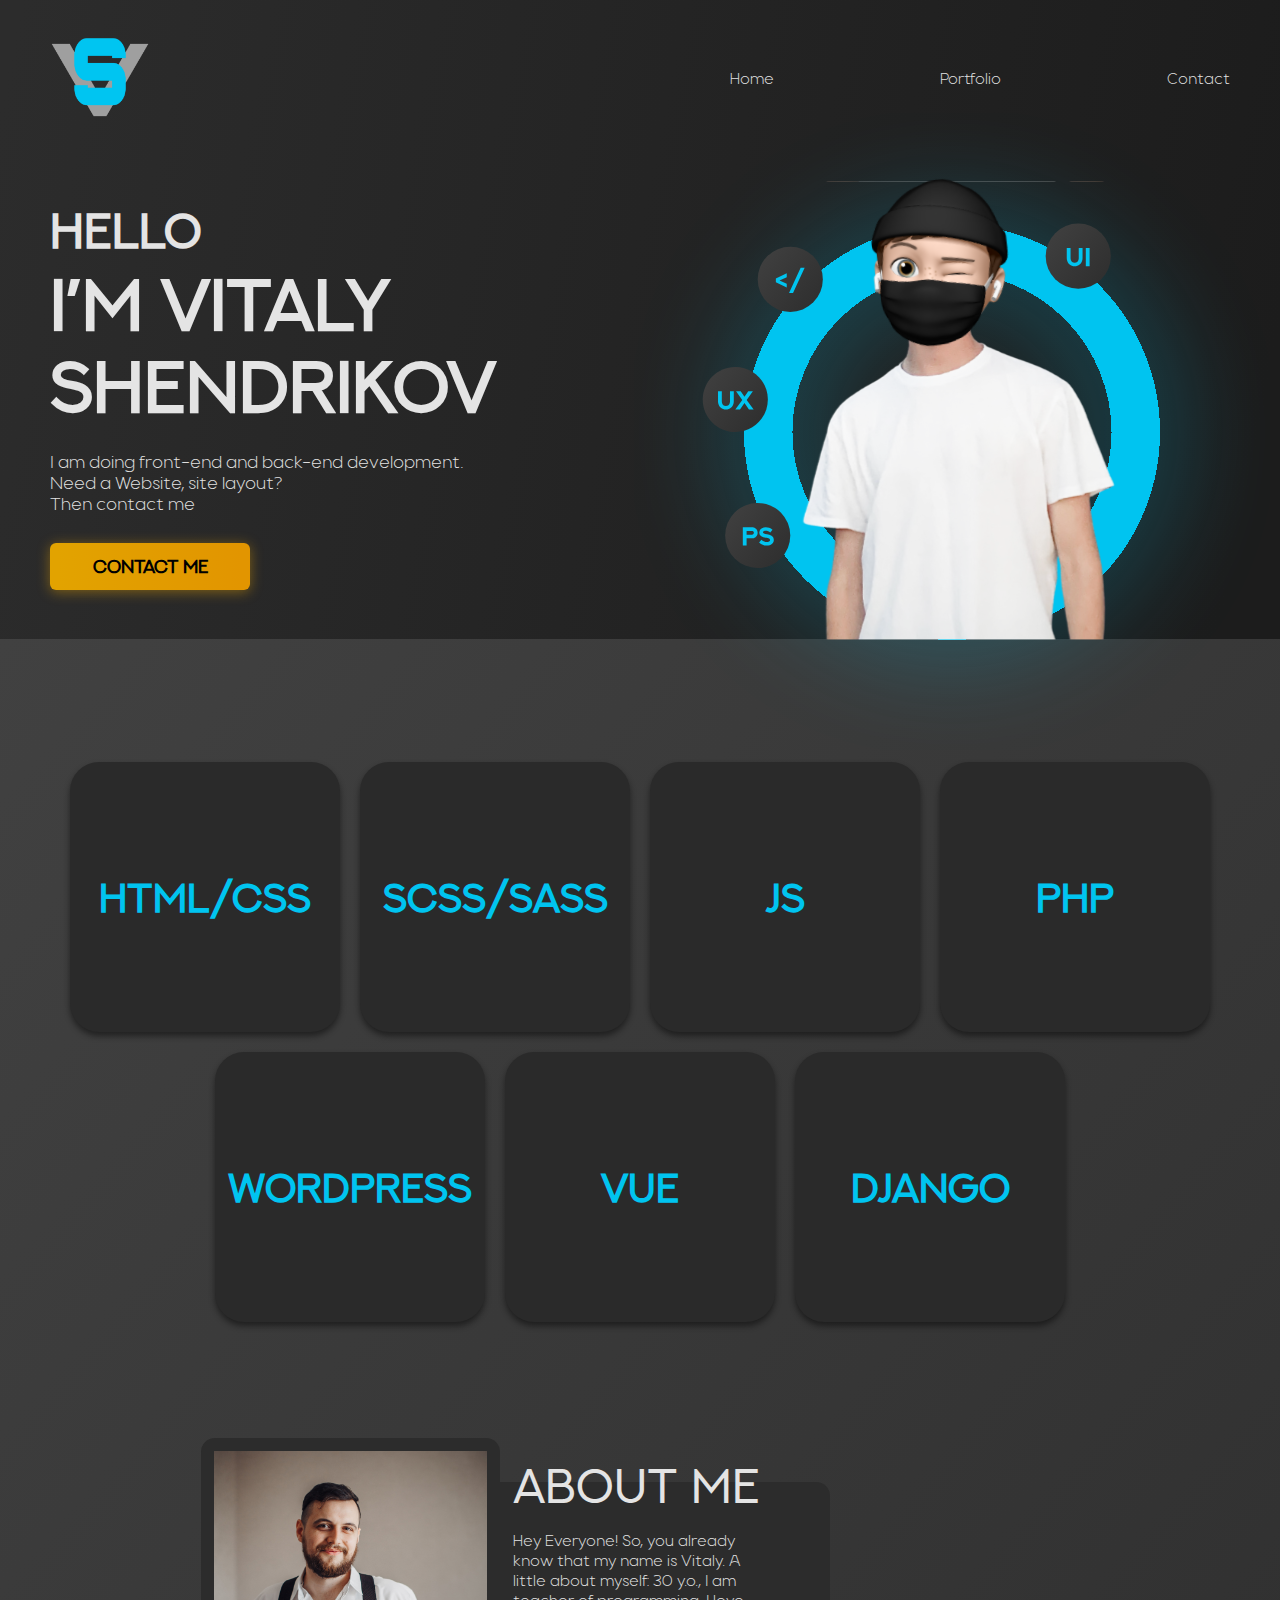
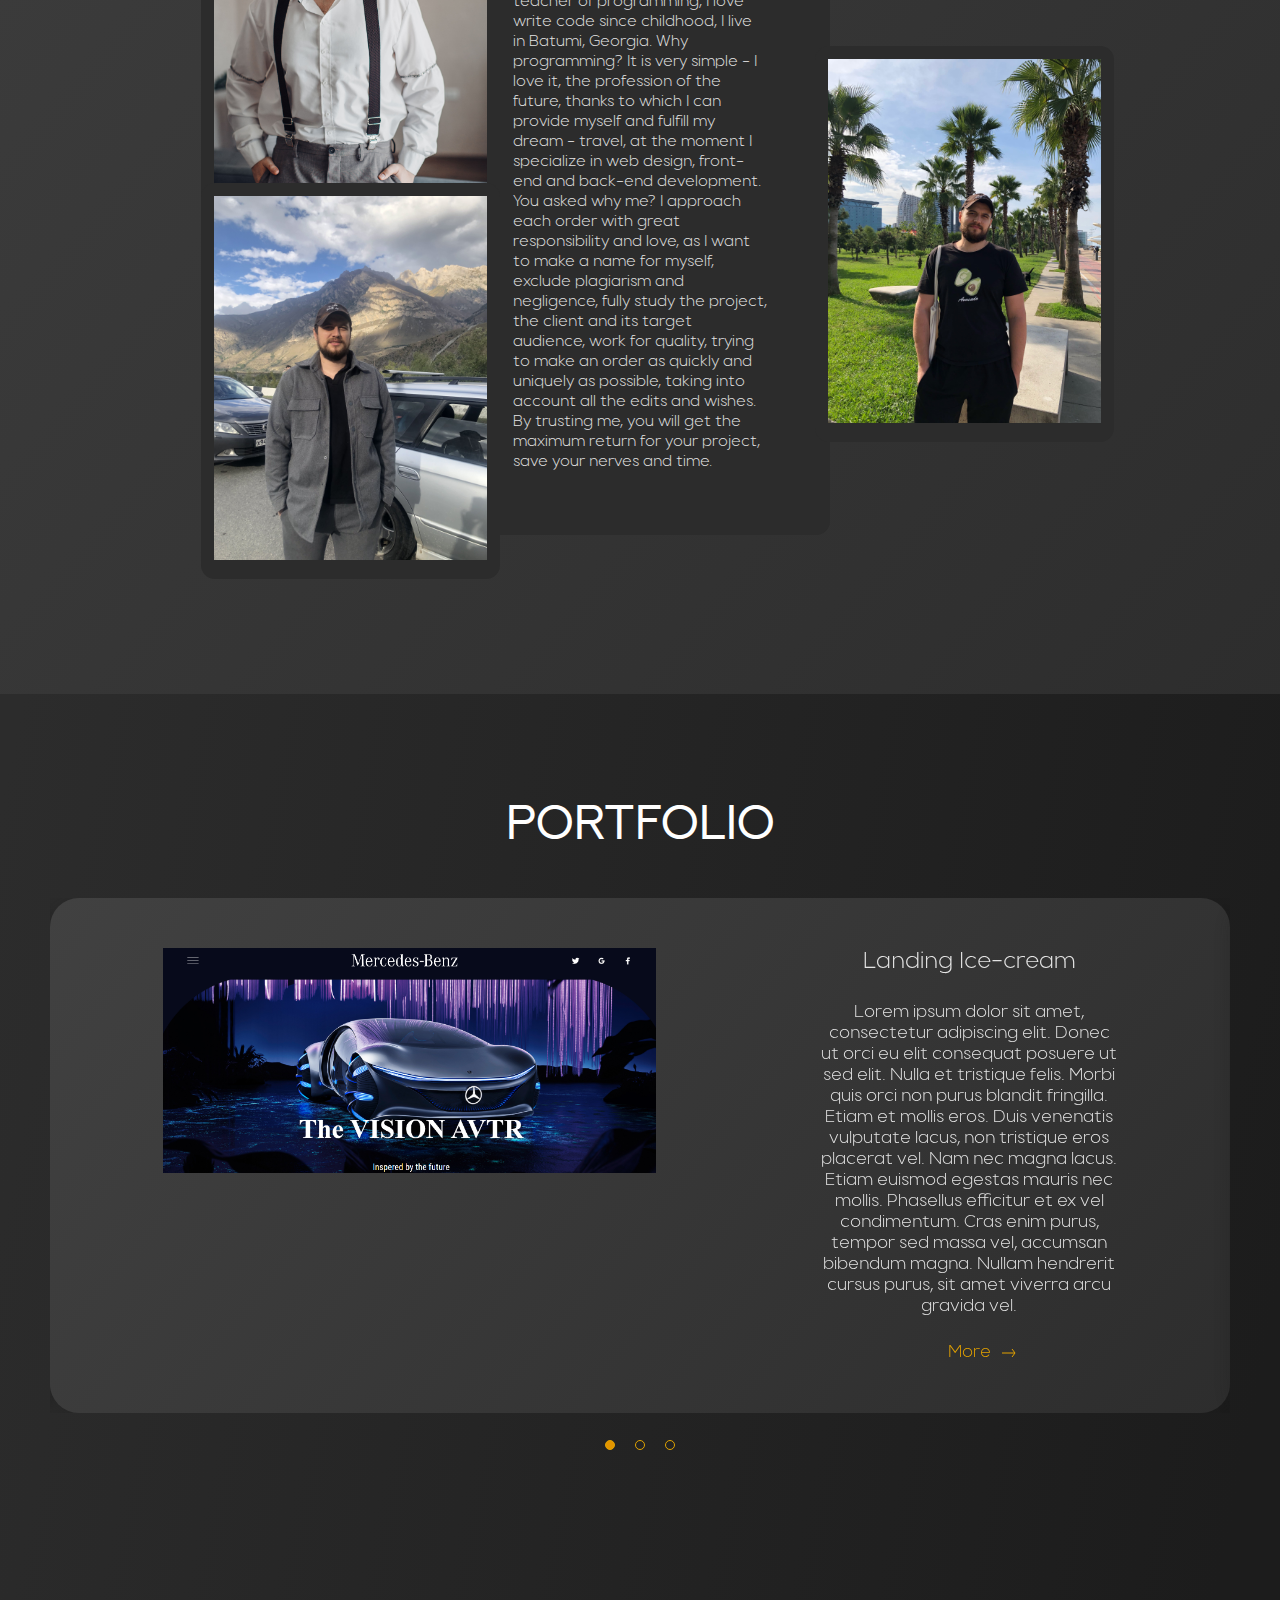
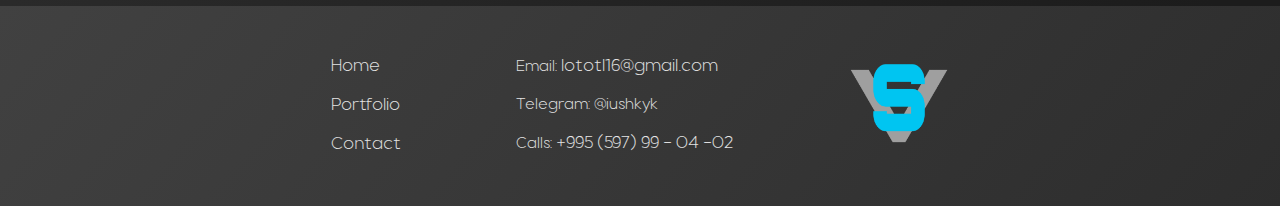
<file: index.html>
<!DOCTYPE html>
<html lang="en">
<head>
    <meta charset="UTF-8">
    <meta http-equiv="X-UA-Compatible" content="IE=edge">
    <meta name="viewport" content="width=device-width, initial-scale=1.0">
    <link rel="stylesheet" href="css/slick.css">
    <link rel="stylesheet" href="css/style.min.css">
    <title>Main Page</title>
</head>
<body>

    <section class="promo">
        <div class="container">

            <header class="header">

                    
                    <div class="logo">
                        <img src="./icons/promo/logo.png" alt="logo icon" class="logo__img">
                        <!-- <div class="logo__name">Shen</div> -->
                    </div>

                    <!-- <nav class="nav"> -->
                        <ul class="header__links">
                            <li class="header__links-item disable">
                               <a href="./index.html">Home</a> 
                            </li>
                            <!-- <li class="header__links-item">
                               <a href="">About me</a> 
                            </li> -->
                            <li class="header__links-item">
                               <a href="./portfolio.html">Portfolio</a> 
                            </li>
                            <li class="header__links-item">
                               <a href="./contact.html">Contact</a> 
                            </li>
                        </ul>
                    <!-- </nav> -->

                    <div class="hamburger">
                        <span></span>
                        <span></span>
                        <span></span>
                    </div>
                

                
            </header>

            <div class="promo__wrapper">

                <div class="promo__text">
                    <h1 class="promo__header"><span>Hello</span>  <br> I’m Vitaly
                        Shendrikov</h1>
                    <div class="promo__descr">
                        I am doing front-end and back-end development. Need a Website, site layout? <br> Then contact me
                    </div>

                    <a href="./contact.html" class="promo__link">Contact me</a>
                </div>

                <div class="promo__img">

                    <img src="images/Gleb.svg" alt="main photo">
                </div>
                

            </div>

        </div>
    </section>

    <section class="main">
        <div class="container">

            <div class="main__skills">

                <div class="main__skills-item">
                    <div class="main__skills-text">HTML/CSS</div>
                    <!-- <img src="icons/skills/product.svg" alt="product icon" class="main__skills-icon"> -->
                    <!-- <div class="main__skills-descr">Product Design</div> -->
                </div>

                <div class="main__skills-item">
                    <div class="main__skills-text">SCSS/SASS</div>
                    <!-- <img src="icons/skills/UI.svg" alt="ui icons" class="main__skills-icon"> -->
                    <!-- <div class="main__skills-descr">UX/UI Design</div> -->
                </div>

                <div class="main__skills-item">
                    <div class="main__skills-text">JS</div>
                    <!-- <img src="icons/skills/icon.svg" alt="icon" class="main__skills-icon"> -->
                    <!-- <div class="main__skills-descr">Icon Design</div> -->
                </div>

                <div class="main__skills-item">
                    <div class="main__skills-text">PHP</div>
                    <!-- <img src="icons/skills/logo.svg" alt="icon logo" class="main__skills-icon"> -->
                    <!-- <div class="main__skills-descr">Logo Design</div> -->
                </div>

                <div class="main__skills-item">
                    <div class="main__skills-text">WordPress</div>
                    <!-- <img src="icons/skills/backend.svg" alt="Backend icon" class="main__skills-icon"> -->
                    <!-- <div class="main__skills-descr">Backend</div> -->
                </div>

                <div class="main__skills-item">
                    <div class="main__skills-text">VUE</div>
                    <!-- <img src="icons/skills/frontend.svg" alt="Frontend icon" class="main__skills-icon"> -->
                    <!-- <div class="main__skills-descr">Frontend</div> -->
                </div>

                <div class="main__skills-item">
                    <div class="main__skills-text">Django</div>
                    <!-- <img src="icons/skills/motion.svg" alt="Motion icon" class="main__skills-icon"> -->
                    <!-- <div class="main__skills-descr">Motion</div> -->
                </div>

            </div>

            <div class="main__about">
            
            <div class="main__text">

                    <div class="main__img main__img-1">
                        <img src="icons/about/1.jpeg" alt="main photo">
                    </div>

                    <div class="main__text-header">About me</div>
                    <div class="main__text-descr">Hey Everyone! So, you already know that my name is Vitaly. A little about myself: 30 y.o., I am teacher of programming, I love write code since childhood, I live in Batumi, Georgia. Why programming? It is very simple - I love it, the profession of the future, thanks to which I can provide myself and fulfill my dream - travel, at the moment I specialize in web design, front-end and back-end development. You asked why me? I approach each order with great responsibility and love, as I want to make a name for myself, exclude plagiarism and negligence, fully study the project, the client and its target audience, work for quality, trying to make an order as quickly and uniquely as possible, taking into account all the edits and wishes.
                        By trusting me, you will get the maximum return for your project, save your nerves and time.
                    </div>
                        <div class="main__img main__img-2">
                            <img src="icons/about/2.jpg" alt="second my photo">
                        </div>
        
                        <div class="main__img main__img-3">
                            <img src="icons/about/3.jpg" alt="suumer photo">
                        </div>
                </div>

            </div>

        </div>
    </section>

    <section class="sites">
        <div class="container">

            <div class="sites__header">Portfolio</div>

            <div class="sites__wrapper">

                <div class="sites__item">
                    <div class="sites__inner">
                    <a href="./car/index.html" class="sites__photo">
                        <img src="images/car.png" alt="car website">
                    </a>
                    <div class="sites__text">
                        <div class="sites__title">Landing Ice-cream</div>
                        <div class="sites__descr">Lorem ipsum dolor sit amet, consectetur adipiscing elit. Donec ut orci eu elit consequat posuere ut sed elit. Nulla et tristique felis. Morbi quis orci non purus blandit fringilla. Etiam et mollis eros. Duis venenatis vulputate lacus, non tristique eros placerat vel. Nam nec magna lacus. Etiam euismod egestas mauris nec mollis. Phasellus efficitur et ex vel condimentum. Cras enim purus, tempor sed massa vel, accumsan bibendum magna. Nullam hendrerit cursus purus, sit amet viverra arcu gravida vel.</div>
                        <a href="./car/index.html" class="sites__link">More</a>
                    </div>
                </div>
                </div>

                <div class="sites__item">
                    <div class="sites__inner">
                    <a href="./afinika/index.html" class="sites__photo">
                        <img src="images/afinika.png" alt="afinika website">
                    </a>
                    <div class="sites__text">
                        <div class="sites__title">Landing Ice-cream</div>
                        <div class="sites__descr">Lorem ipsum dolor sit amet, consectetur adipiscing elit. Donec ut orci eu elit consequat posuere ut sed elit. Nulla et tristique felis. Morbi quis orci non purus blandit fringilla. Etiam et mollis eros. Duis venenatis vulputate lacus, non tristique eros placerat vel. Nam nec magna lacus. Etiam euismod egestas mauris nec mollis. Phasellus efficitur et ex vel condimentum. Cras enim purus, tempor sed massa vel, accumsan bibendum magna. Nullam hendrerit cursus purus, sit amet viverra arcu gravida vel.</div>
                        <a href="./afinika/index.html" class="sites__link">More</a>
                    </div>
                </div>
                </div>

                <div class="sites__item">
                    <div class="sites__inner">
                    <a href="./diploms/index.html" class="sites__photo">
                        <img src="images/diplom.png" alt="diploms websites">
                    </a>
                    <div class="sites__text">
                        <div class="sites__title">Landing Ice-cream</div>
                        <div class="sites__descr">Lorem ipsum dolor sit amet, consectetur adipiscing elit. Donec ut orci eu elit consequat posuere ut sed elit. Nulla et tristique felis. Morbi quis orci non purus blandit fringilla. Etiam et mollis eros. Duis venenatis vulputate lacus, non tristique eros placerat vel. Nam nec magna lacus. Etiam euismod egestas mauris nec mollis. Phasellus efficitur et ex vel condimentum. Cras enim purus, tempor sed massa vel, accumsan bibendum magna. Nullam hendrerit cursus purus, sit amet viverra arcu gravida vel.</div>
                        <a href="./diploms/index.html" class="sites__link">More</a>
                    </div>
                </div>
                </div>

            </div>

        </div>
    </section>

    <footer class="footer">
        <div class="container">

            <div class="footer__wrapper">
                <ul class="footer__list footer__list--row">
                    <li class="footer__item disable"><a href="./index.html">Home</a></li>
                    <!-- <li class="footer__item"><a href="#">About me</a></li> -->
                    <li class="footer__item"><a href="./portfolio.html">Portfolio</a></li>
                    <li class="footer__item"><a href="./contact.html">Contact</a></li>
                </ul>
                <ul class="footer__contact">
                    <!-- <li class="footer__item">Contact:</li> -->
                    <li class="footer__item">Email: <a href="mailto:lototl16@gmail.com">lototl16@gmail.com</a></li>
                    <li class="footer__item">Telegram: @iushkyk</li>
                    <li class="footer__item">Calls: <a href="tel:+995597990402">+995 (597) 99 - 04 -02</a></li>
                </ul>

                <div class="footer__logo">
                    <div class="logo">
                        <img src="./icons/promo/logo.png" alt="logo icon" class="logo__img">
                        <!-- <div class="logo__name">Shen</div> -->
                    </div>
                    <!-- <div class="footer__copy">Copyright © 2022, Notitanic</div> -->
                </div>
            </div>

        </div>
    </footer>


    <script src="https://ajax.googleapis.com/ajax/libs/jquery/3.6.0/jquery.min.js"></script>    
    <script src="js/slick.min.js"></script>
    <script src="js/script.js"></script>

</body>
</html>
</file>
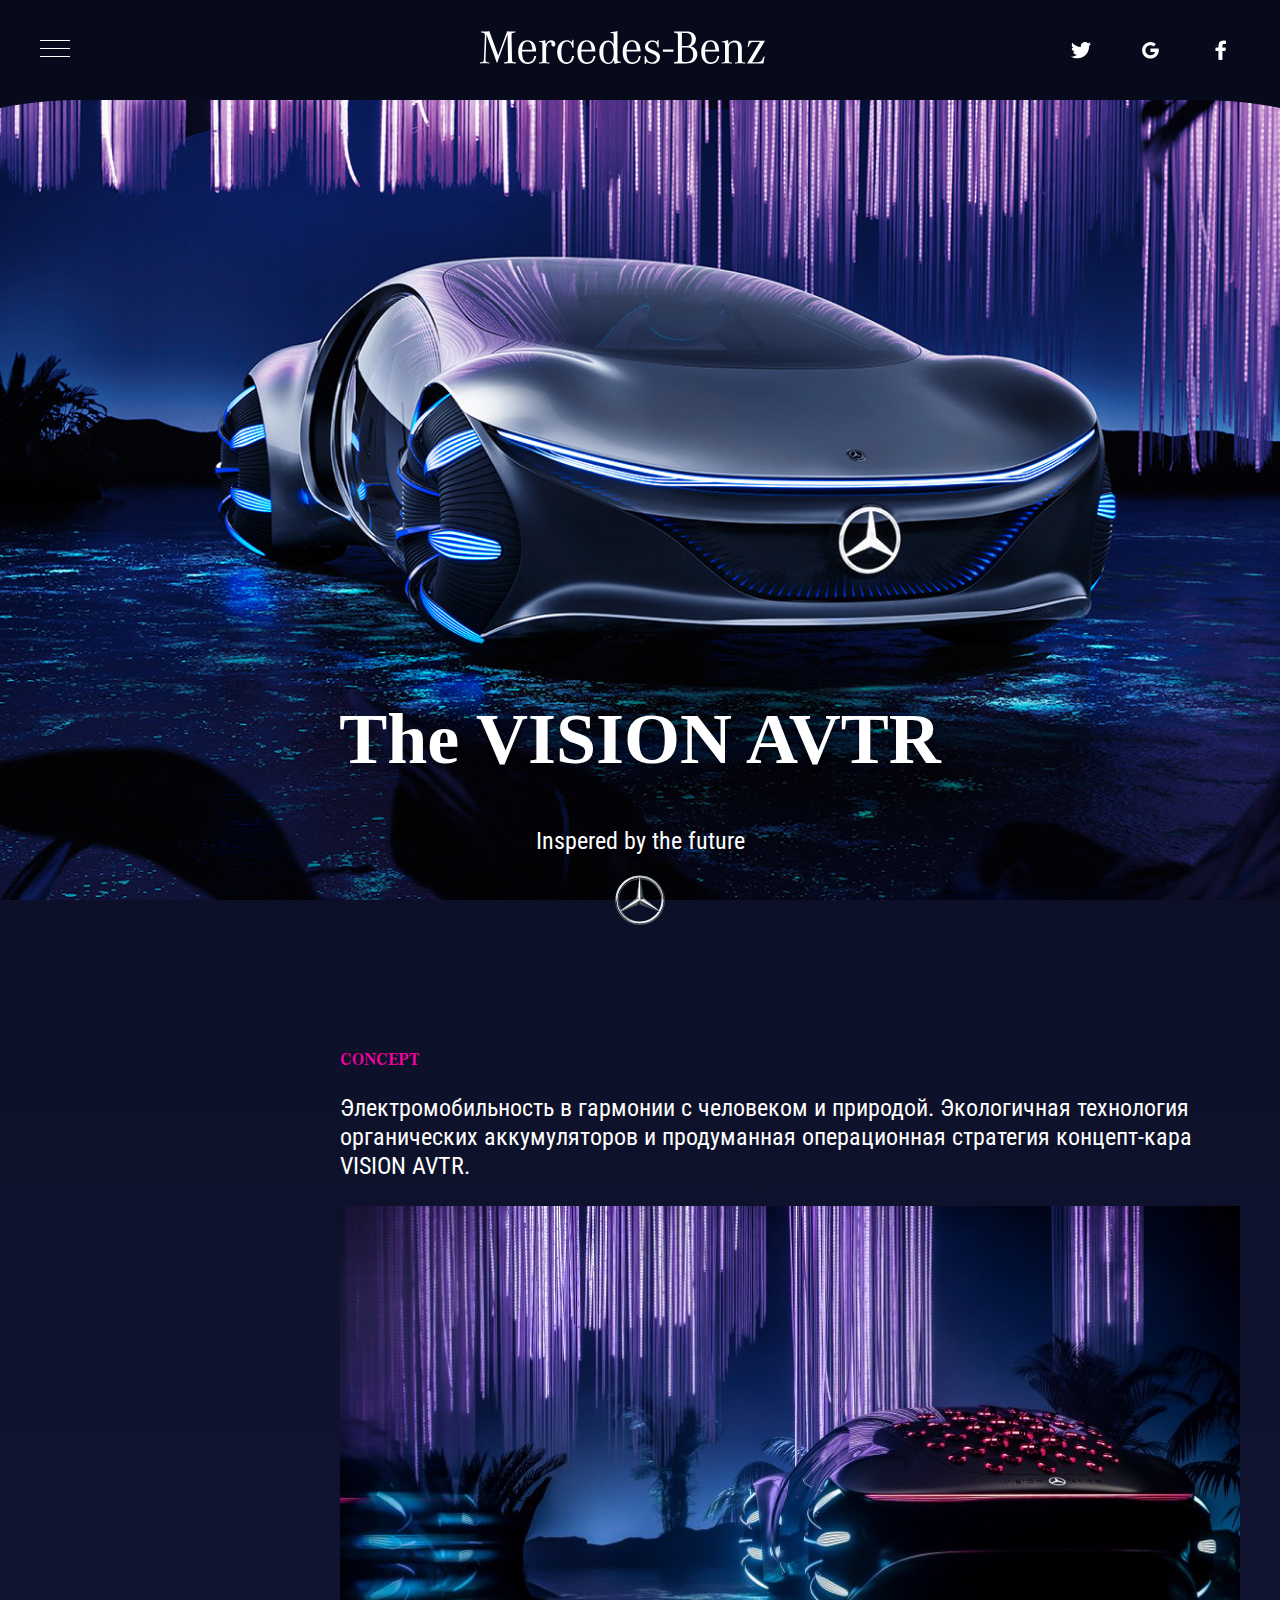
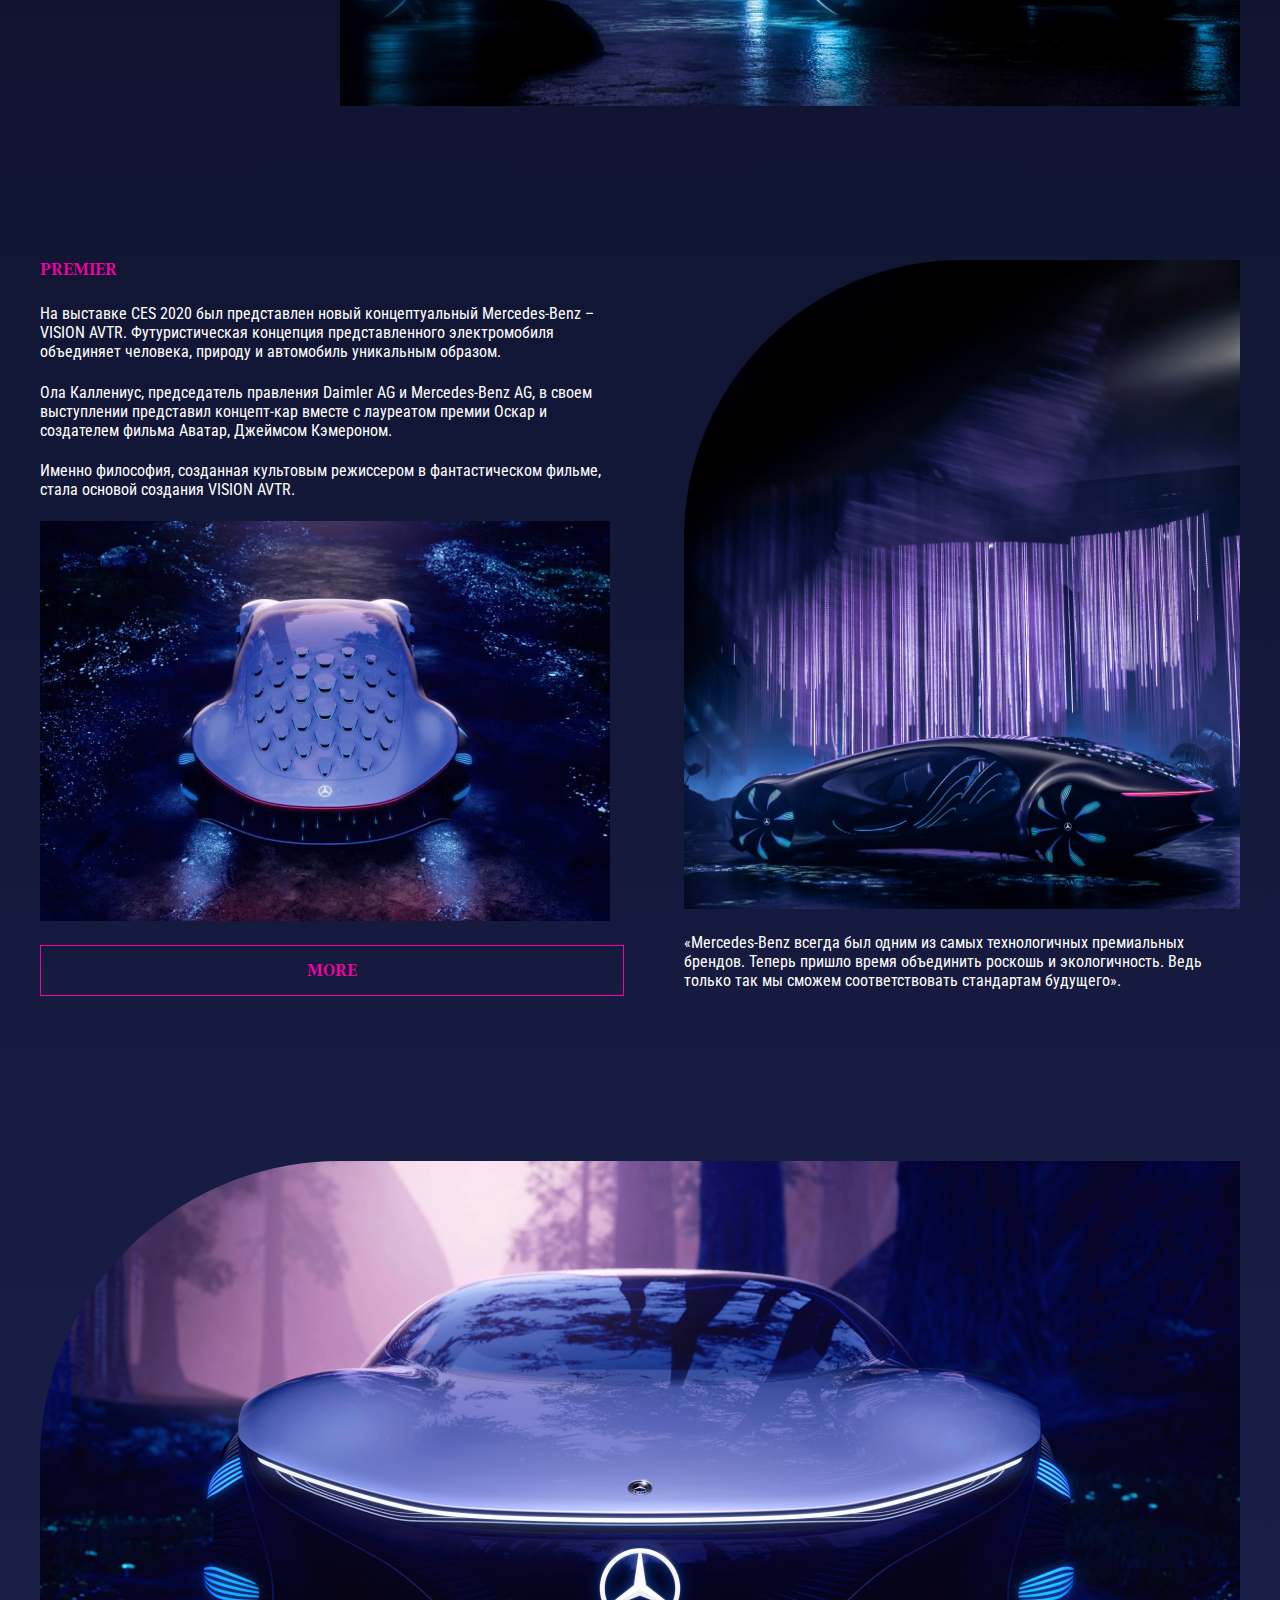
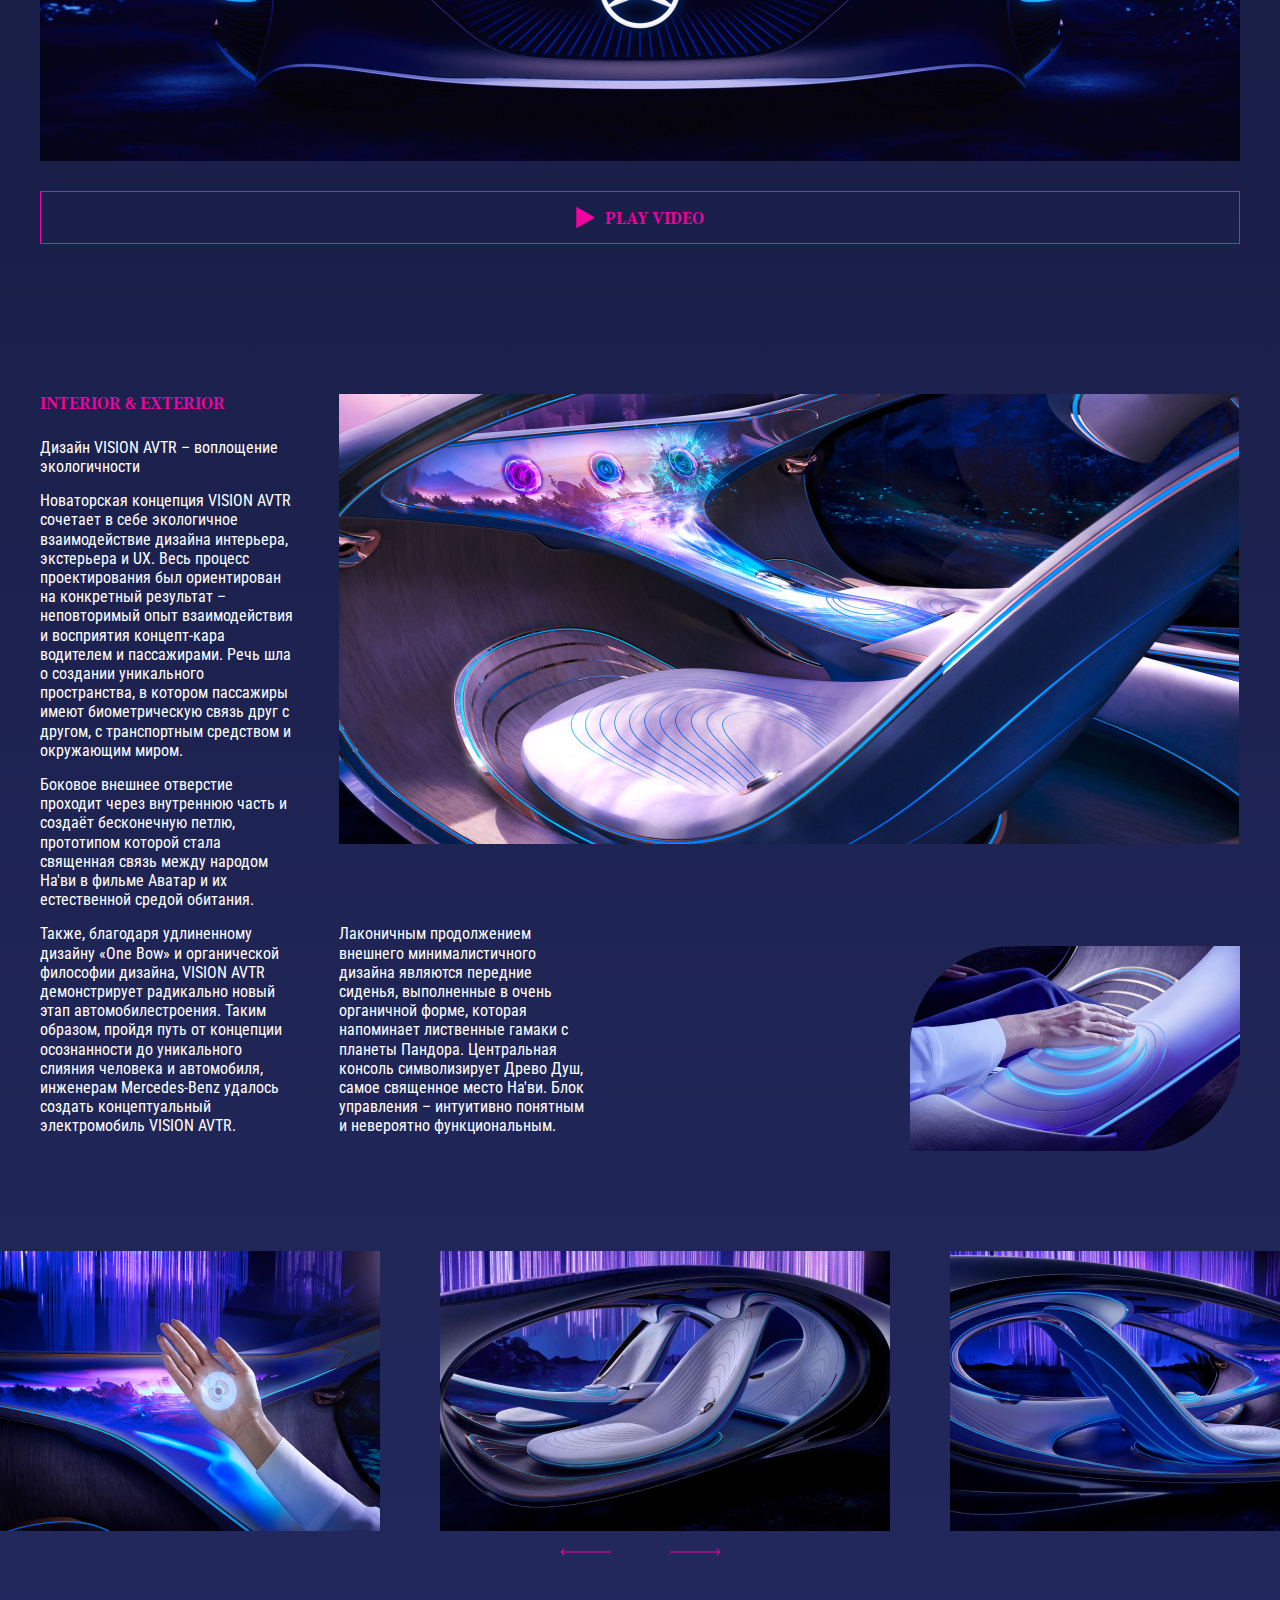
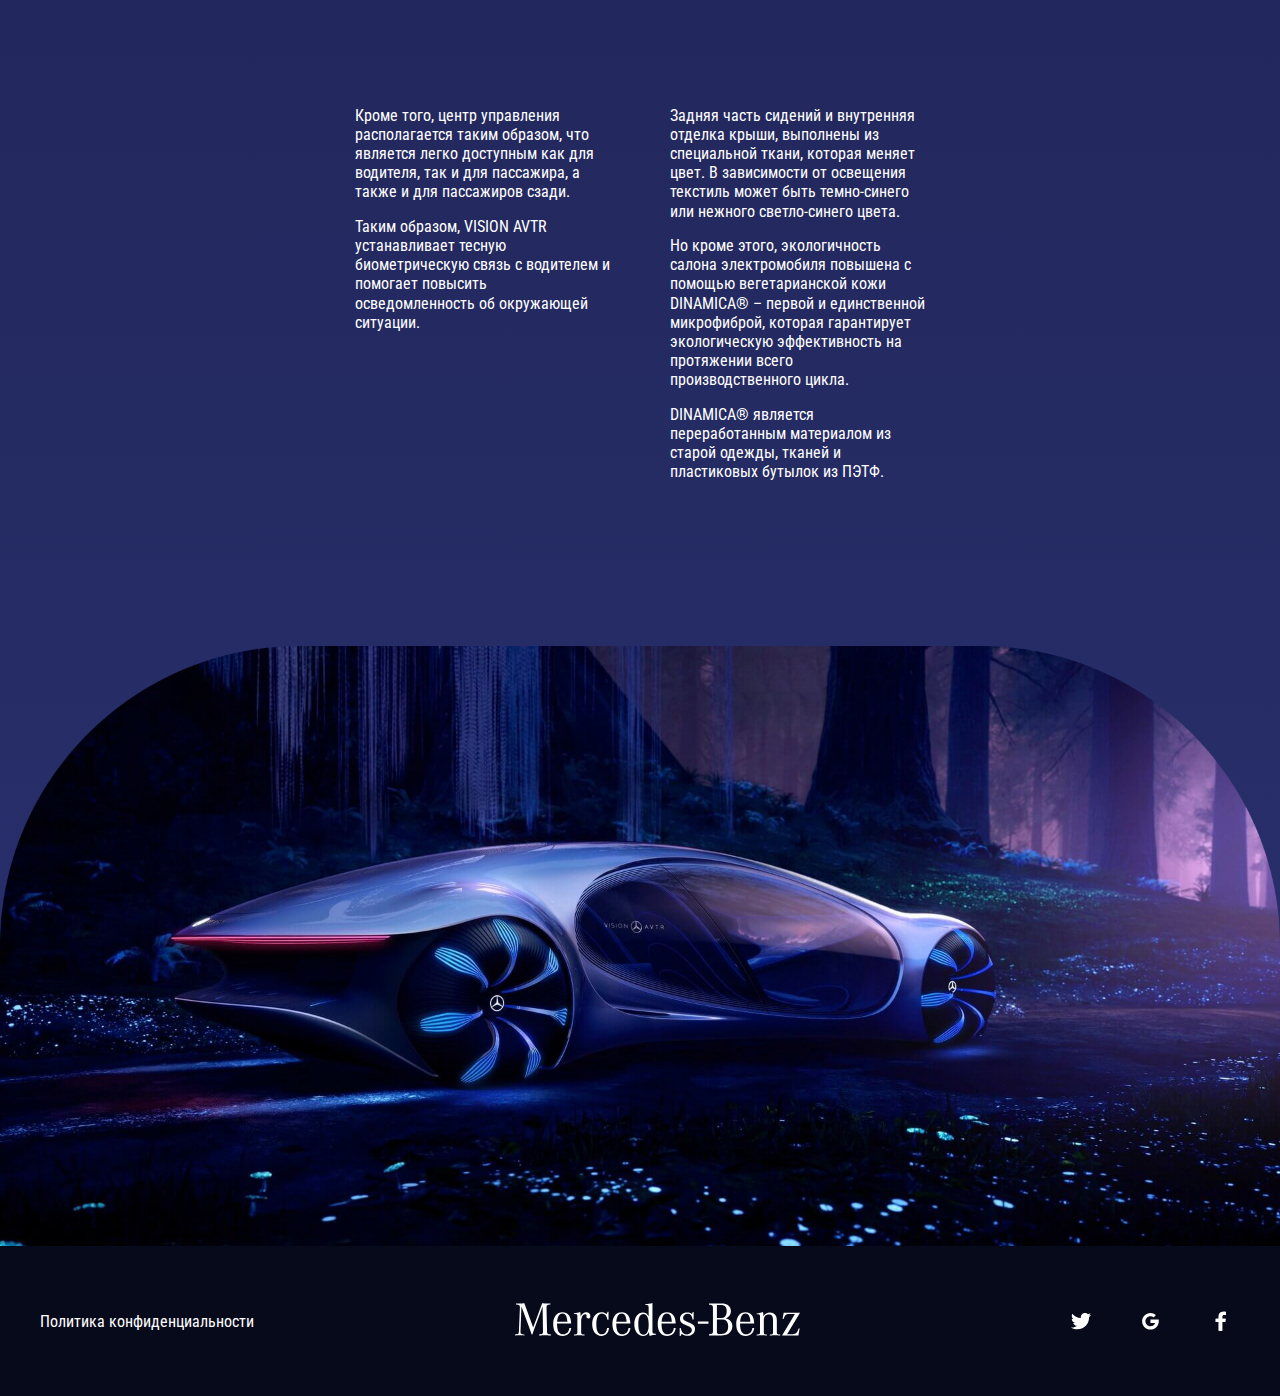
<file: car/index.html>
<!DOCTYPE html>
<html lang="ru">
<head>
  <meta charset="UTF-8">
  <meta name="viewport" content="width=device-width, initial-scale=1.0">
  <meta http-equiv="X-UA-Compatible" content="ie=edge">
  <title>Document</title>
  <link rel="preconnect" href="https://fonts.googleapis.com">
  <link rel="preconnect" href="https://fonts.gstatic.com" crossorigin>
  <link href="https://fonts.googleapis.com/css2?family=Roboto+Condensed&display=swap" rel="stylesheet">
  <link rel="stylesheet" href="css/reset.css">
  <link rel="stylesheet" href="css/slick.css">
  <link rel="stylesheet" href="css/jquery.fancybox.css">
  <link rel="stylesheet" href="css/style.css">
</head>
<body>

  <header class="header">
    <div class="container">
      <div class="header__top">
        <button class="header__nav">
          <img src="icons/menu-btn.svg" alt="menu-btn" class="header__nav-img">
        </button>
        <a href="#" class="header__logo logo">
          <img class="logo__img" src="icons/logo.svg" alt="logo">
        </a>

        <ul class="list">
          <li class="list__item">
            <a href="#" class="list__link"><img src="icons/media_soc/Twitter.svg" alt="twitter" class="list__img"></a>
          </li>

          <li class="list__item">
            <a href="#" class="list__link"><img src="icons/media_soc/Google.svg" alt="google" class="list__img"></a>
          </li>

          <li class="list__item">
            <a href="#" class="list__link"><img src="icons/media_soc/Facebook.svg" alt="facebool" class="list__img"></a>
          </li>
        </ul>
      </div>
    </div>
    <div class="header__content">
      <h1 class="title">The VISION AVTR</h1>
      <p class="descr">Inspered by the future</p>
    </div>
  </header>



    
    <section class="concept">
    <div class="container">
      <div class="concept__inner">
        <h3 class="concept__title section__title">concept</h3>
        <p class="concept__text">
          Электромобильность в гармонии с человеком и природой. Экологичная технология органических аккумуляторов и продуманная операционная стратегия концепт-кара VISION AVTR. 
        </p>
        <img src="images/concept-img.jpg" alt="concept" class="concept__img">
      </div>
    </div>
  </section>



    <section class="premier">
      <div class="container">
        <div class="premier__inner">
          <div class="premier__column">
            <h3 class="section__title">premier</h3>
            <p class="premier__text">На выставке CES 2020 был представлен новый концептуальный Mercedes-Benz – VISION AVTR. Футуристическая концепция представленного электромобиля объединяет человека, природу и автомобиль уникальным образом. </p>
            <p class="premier__text">Ола Каллениус, председатель правления Daimler AG и Mercedes-Benz AG, в своем выступлении представил концепт-кар вместе с лауреатом премии Оскар и создателем фильма Аватар, Джеймсом Кэмероном. </p>
            <p class="premier__text">Именно философия, созданная культовым режиссером в фантастическом фильме, стала основой создания VISION AVTR.
            </p>
            <img src="images/premier-1.jpg" alt="premier" class="premier__img">
            <button class="premier__btn">more</button>
          </div>
          <div class="premier__column">
            <img src="images/premier-2.png" alt="premier" class="premier__img">
            <p class="premier__text">«Mercedes-Benz всегда был одним из самых технологичных премиальных брендов. Теперь пришло время объединить роскошь и экологичность. Ведь только так мы сможем соответствовать стандартам будущего».
            </p>
          </div>
        </div>
      </div>
    </section>

       
    <div class="video">
      <div class="container">
        <img src="images/video.png" alt="video" class="video__img">
      <button class="video__btn">
        <svg width="19" height="23" viewBox="0 0 19 23" fill="none" xmlns="http://www.w3.org/2000/svg">
          <path d="M19 11.5L0.25 22.3253L0.25 0.674683L19 11.5Z" fill="#F402A2"/>
          </svg>
          
        <span>play video</span>
      </button>
      </div>
    </div>


    <section class="design">
      <div class="container">
        <div class="design__interior">


          <div class="design__cell-one">
            <h3 class="section__title">INTERIOR & EXTERIOR</h3>
            <p class="design__cell-text">Дизайн VISION AVTR – воплощение экологичности
            </p>
            <p class="design__cell-text">Новаторская концепция VISION AVTR сочетает в себе экологичное взаимодействие дизайна интерьера, экстерьера и UX. Весь процесс проектирования был ориентирован на конкретный результат – неповторимый опыт взаимодействия и восприятия концепт-кара водителем и пассажирами. Речь шла о создании уникального пространства, в котором пассажиры имеют биометрическую связь друг с другом, с транспортным средством и окружающим миром.
            </p>
            <p class="design__cell-text">Боковое внешнее отверстие проходит через внутреннюю часть и создаёт бесконечную петлю, прототипом которой стала священная ​​связь между народом На'ви в фильме Аватар и их естественной средой обитания. </p>
            <p class="design__cell-text">Также, благодаря удлиненному дизайну «One Bow» и органической философии дизайна, VISION AVTR демонстрирует радикально новый этап автомобилестроения. Таким образом, пройдя путь от концепции осознанности до уникального слияния человека и автомобиля, инженерам Mercedes-Benz удалось создать концептуальный электромобиль VISION AVTR.
            </p>
          </div>
          <img src="images/design/design-1.jpg" alt="design" class="design__interior-img">


          <div class="design__cell-two">
            <p class="design__cell-text">
              Лаконичным продолжением внешнего минималистичного дизайна являются передние сиденья, выполненные в очень органичной форме, которая напоминает лиственные гамаки с планеты Пандора. Центральная консоль символизирует Древо Душ, самое священное место На'ви. Блок управления – интуитивно понятным и невероятно функциональным. 
            </p>
          </div>

          <div class="design__cell-three">
            <img src="images/design/design-2.png" alt="design" class="design__interior-img">
          </div>
        </div>
      </div>


      <div class="design-slider">
        <img src="images/slider/slider-1.jpg" alt="" class="design-slider__item">
        <img src="images/slider/slider-2.jpg" alt="" class="design-slider__item">
        <img src="images/slider/slider-3.jpg" alt="" class="design-slider__item">
        <img src="images/slider/slider-4.jpg" alt="" class="design-slider__item">
        <img src="images/slider/slider-1.jpg" alt="" class="design-slider__item">
        <img src="images/slider/slider-2.jpg" alt="" class="design-slider__item">
        <img src="images/slider/slider-3.jpg" alt="" class="design-slider__item">
        <img src="images/slider/slider-4.jpg" alt="" class="design-slider__item">
      </div>

      <div class="design__box">
          <div class="design__box-column">
            <p class="design__box-text">Кроме того, центр управления располагается таким образом, что является легко доступным как для водителя, так и для пассажира, а также и для пассажиров сзади. </p>
            <p class="design__box-text">Таким образом, VISION AVTR устанавливает тесную биометрическую связь с водителем и помогает повысить осведомленность об окружающей ситуации.
            </p>
          </div>
          <div class="design__box-column">
            <p class="design__box-text">Задняя часть сидений и внутренняя отделка крыши, выполнены из специальной ткани, которая меняет цвет. В зависимости от освещения текстиль может быть темно-синего или нежного светло-синего цвета. </p>
            <p class="design__box-text">Но кроме этого, экологичность салона электромобиля повышена с помощью вегетарианской кожи DINAMICA® – первой и единственной микрофиброй, которая гарантирует экологическую эффективность на протяжении всего производственного цикла. </p>
            <p class="design__box-text">DINAMICA® является переработанным материалом из старой одежды, тканей и пластиковых бутылок из ПЭТФ.</p>
          </div>
        </div>

      <img src="images/design/design.png" alt="" class="design__img">
    </section>


  <footer class="footer">
    <div class="container">
      <div class="footer__inner">
        <a href="#" class="footer__link">Политика конфиденциальности</a>
        <a href="#" class="logo">
          <img class="logo__img" src="icons/logo.svg" alt="logo">
        </a>

        <ul class="list">
          <li class="list__item">
            <a href="#" class="list__link"><img src="icons/media_soc/Twitter.svg" alt="twitter" class="list__img"></a>
          </li>

          <li class="list__item">
            <a href="#" class="list__link"><img src="icons/media_soc/Google.svg" alt="google" class="list__img"></a>
          </li>

          <li class="list__item">
            <a href="#" class="list__link"><img src="icons/media_soc/Facebook.svg" alt="facebool" class="list__img"></a>
          </li>
        </ul>
      </div>

    </div>
  </footer> 


  

  <script src="https://ajax.googleapis.com/ajax/libs/jquery/3.4.1/jquery.min.js"></script>
  <script src="js/slick.min.js"></script>
  <script src="js/jquery.fancybox.min.js"></script>
  <script src="js/main.js"></script>
</body>
</html>
</file>
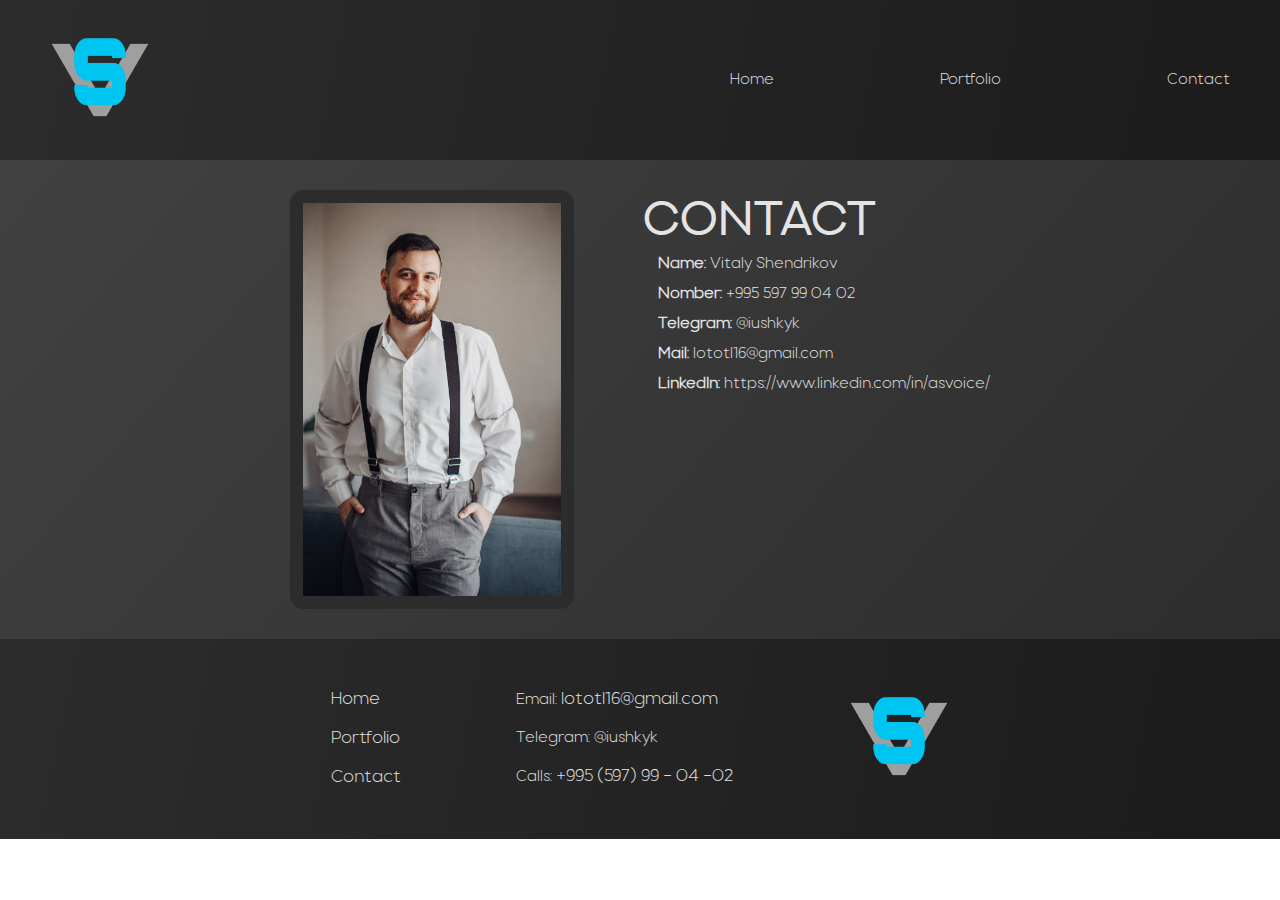
<file: contact.html>
<!DOCTYPE html>
<html lang="en">
<head>
    <meta charset="UTF-8">
    <meta http-equiv="X-UA-Compatible" content="IE=edge">
    <meta name="viewport" content="width=device-width, initial-scale=1.0">
    <link rel="stylesheet" href="../css/slick.css">
    <link rel="stylesheet" href="../css/style.min.css">
    <title>Portfolio Page</title>
</head>
<body>

    <section class="promo promo--nmh">
        <div class="container">

            <header class="header">

                    
                    <div class="logo">
                        <img src="icons/promo/logo.png" alt="logo icon" class="logo__img">
                        <!-- <div class="logo__name">Shen</div> -->
                    </div>

                        <ul class="header__links">
                            <li class="header__links-item">
                              <a href="./index.html">Home</a>  
                            </li>
                            <!-- <li class="header__links-item">
                               <a href="">About me</a> 
                            </li> -->
                            <li class="header__links-item">
                               <a href="./portfolio.html" >Portfolio</a> 
                            </li>
                            <li class="header__links-item disable">
                               <a href="./contact.html">Contact</a> 
                            </li>
                        </ul>

                    <div class="hamburger">
                        <span></span>
                        <span></span>
                        <span></span>
                    </div>
                

                
            </header>

        </div>
    </section>


    <section class="contact">
        <div class="container">

           <div class="contact__wrapper">
                <div class="contact__photo">
                    <img src="icons/about/1.jpeg" alt="main photo">
                </div>
                <div class="contact__about">
                    <h2 class="contact__header">Contact</h2>
                    <ul class="contact__list">
                        <li class="contact__item"><span>Name:</span> Vitaly Shendrikov</li>
                        <li class="contact__item"><span>Nomber:</span><a href="tel:995597990402"> +995 597 99 04 02</a></li>
                        <li class="contact__item"><span>Telegram:</span> @iushkyk</li>
                        <li class="contact__item"><span>Mail:</span><a href="mailto:lototl16@gmail.com"> lototl16@gmail.com</a></li>
                        <li class="contact__item"><span>LinkedIn:</span> https://www.linkedin.com/in/asvoice/</li>
                    </ul>
                </div>
           </div>

        </div>
    </section>

    <footer class="footer footer--dark">
        <div class="container">

            <div class="footer__wrapper">
                <ul class="footer__list footer__list--row">
                    <li class="footer__item"><a href="./index.html">Home</a></li>
                    <!-- <li class="footer__item"><a href="#">About me</a></li> -->
                    <li class="footer__item"><a href="./portfolio.html">Portfolio</a></li>
                    <li class="footer__item"><a href="./contact.html"  class="disable">Contact</a></li>
                </ul>
                <ul class="footer__contact">
                    <!-- <li class="footer__item">Contact:</li> -->
                    <li class="footer__item">Email: <a href="mailto:lototl16@gmail.com">lototl16@gmail.com</a></li>
                    <li class="footer__item">Telegram: @iushkyk</li>
                    <li class="footer__item">Calls: <a href="tel:+995597990402">+995 (597) 99 - 04 -02</a></li>
                </ul>

                <div class="footer__logo">
                    <div class="logo">
                        <img src="icons/promo/logo.png" alt="logo icon" class="logo__img">
                        <!-- <div class="logo__name">Shen</div> -->
                    </div>
                    <!-- <div class="footer__copy">Copyright © 2022, Notitanic</div> -->
                </div>
            </div>

        </div>
    </footer>


    <script src="https://ajax.googleapis.com/ajax/libs/jquery/3.6.0/jquery.min.js"></script>    
    <script src="js/slick.min.js"></script>
    <script src="js/script.js"></script>

</body>
</html>
</file>
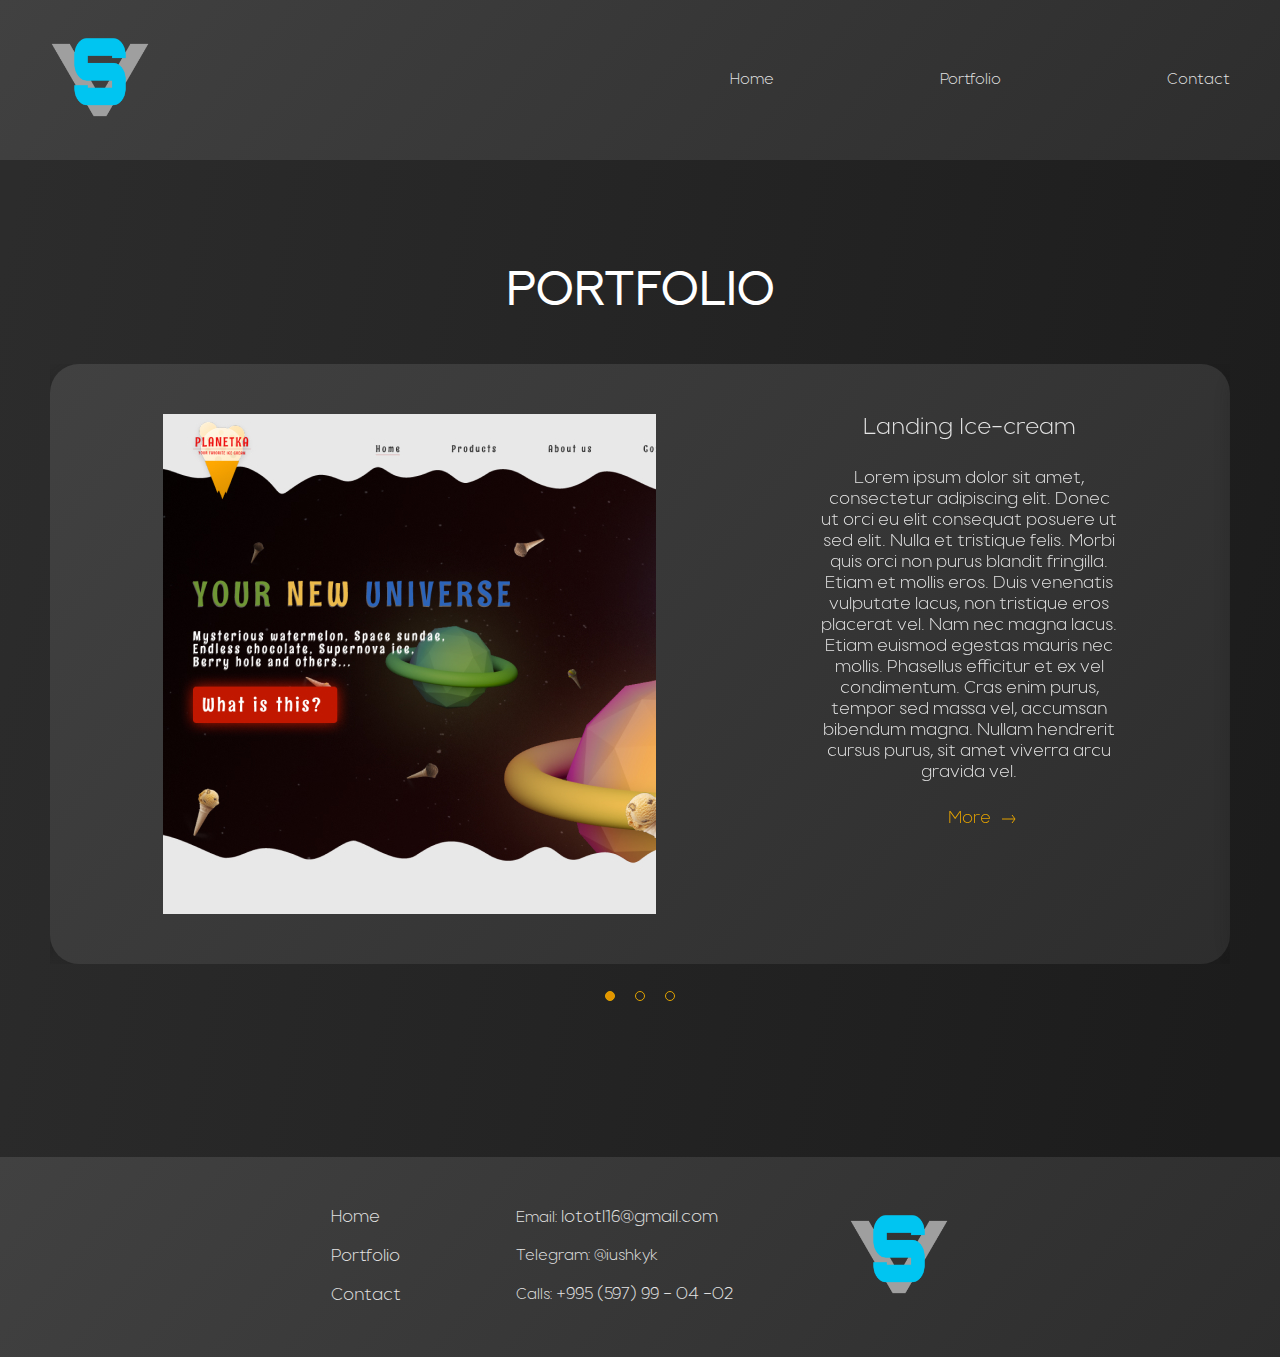
<file: portfolio.html>
<!DOCTYPE html>
<html lang="en">
<head>
    <meta charset="UTF-8">
    <meta http-equiv="X-UA-Compatible" content="IE=edge">
    <meta name="viewport" content="width=device-width, initial-scale=1.0">
    <link rel="stylesheet" href="../css/slick.css">
    <link rel="stylesheet" href="../css/style.min.css">
    <title>Portfolio Page</title>
</head>
<body>

    <section class="promo promo--nmh promo--white">
        <div class="container">

            <header class="header">

                    
                    <div class="logo">
                        <img src="icons/promo/logo.png" alt="logo icon" class="logo__img">
                        <!-- <div class="logo__name">Shen</div> -->
                    </div>

                        <ul class="header__links">
                            <li class="header__links-item">
                              <a href="./index.html">Home</a>  
                            </li>
                            <!-- <li class="header__links-item">
                               <a href="">About me</a> 
                            </li> -->
                            <li class="header__links-item disable">
                               <a href="./portfolio.html" >Portfolio</a> 
                            </li>
                            <li class="header__links-item">
                               <a href="./contact.html">Contact</a> 
                            </li>
                        </ul>

                    <div class="hamburger">
                        <span></span>
                        <span></span>
                        <span></span>
                    </div>
                

                
            </header>

        </div>
    </section>


    <section class="sites">
        <div class="container">

            <div class="sites__header">Portfolio</div>

            <div class="sites__wrapper">

                <div class="sites__item">
                    <div class="sites__inner">
                    <div class="sites__photo">
                        <img src="images/image.jpg" alt="">
                    </div>
                    <div class="sites__text">
                        <div class="sites__title">Landing Ice-cream</div>
                        <div class="sites__descr">Lorem ipsum dolor sit amet, consectetur adipiscing elit. Donec ut orci eu elit consequat posuere ut sed elit. Nulla et tristique felis. Morbi quis orci non purus blandit fringilla. Etiam et mollis eros. Duis venenatis vulputate lacus, non tristique eros placerat vel. Nam nec magna lacus. Etiam euismod egestas mauris nec mollis. Phasellus efficitur et ex vel condimentum. Cras enim purus, tempor sed massa vel, accumsan bibendum magna. Nullam hendrerit cursus purus, sit amet viverra arcu gravida vel.</div>
                        <a href="#" class="sites__link">More</a>
                    </div>
                </div>
                </div>

                <div class="sites__item">
                    <div class="sites__inner">
                    <div class="sites__photo">
                        <img src="images/image.jpg" alt="">
                    </div>
                    <div class="sites__text">
                        <div class="sites__title">Landing Ice-cream</div>
                        <div class="sites__descr">Lorem ipsum dolor sit amet, consectetur adipiscing elit. Donec ut orci eu elit consequat posuere ut sed elit. Nulla et tristique felis. Morbi quis orci non purus blandit fringilla. Etiam et mollis eros. Duis venenatis vulputate lacus, non tristique eros placerat vel. Nam nec magna lacus. Etiam euismod egestas mauris nec mollis. Phasellus efficitur et ex vel condimentum. Cras enim purus, tempor sed massa vel, accumsan bibendum magna. Nullam hendrerit cursus purus, sit amet viverra arcu gravida vel.</div>
                        <a href="#" class="sites__link">More</a>
                    </div>
                </div>
                </div>

                <div class="sites__item">
                    <div class="sites__inner">
                    <div class="sites__photo">
                        <img src="images/image.jpg" alt="">
                    </div>
                    <div class="sites__text">
                        <div class="sites__title">Landing Ice-cream</div>
                        <div class="sites__descr">Lorem ipsum dolor sit amet, consectetur adipiscing elit. Donec ut orci eu elit consequat posuere ut sed elit. Nulla et tristique felis. Morbi quis orci non purus blandit fringilla. Etiam et mollis eros. Duis venenatis vulputate lacus, non tristique eros placerat vel. Nam nec magna lacus. Etiam euismod egestas mauris nec mollis. Phasellus efficitur et ex vel condimentum. Cras enim purus, tempor sed massa vel, accumsan bibendum magna. Nullam hendrerit cursus purus, sit amet viverra arcu gravida vel.</div>
                        <a href="#" class="sites__link">More</a>
                    </div>
                </div>
                </div>

            </div>

        </div>
    </section>

    <footer class="footer">
        <div class="container">

            <div class="footer__wrapper">
                <ul class="footer__list footer__list--row">
                    <li class="footer__item"><a href="./index.html">Home</a></li>
                    <!-- <li class="footer__item"><a href="#">About me</a></li> -->
                    <li class="footer__item"><a href="#"  class="disable">Portfolio</a></li>
                    <li class="footer__item"><a href="./contact.html">Contact</a></li>
                </ul>
                <ul class="footer__contact">
                    <!-- <li class="footer__item">Contact:</li> -->
                    <li class="footer__item">Email: <a href="mailto:lototl16@gmail.com">lototl16@gmail.com</a></li>
                    <li class="footer__item">Telegram: @iushkyk</li>
                    <li class="footer__item">Calls: <a href="tel:+995597990402">+995 (597) 99 - 04 -02</a></li>
                </ul>

                <div class="footer__logo">
                    <div class="logo">
                        <img src="icons/promo/logo.png" alt="logo icon" class="logo__img">
                        <!-- <div class="logo__name">Shen</div> -->
                    </div>
                    <!-- <div class="footer__copy">Copyright © 2022, Notitanic</div> -->
                </div>
            </div>

        </div>
    </footer>


    <script src="https://ajax.googleapis.com/ajax/libs/jquery/3.6.0/jquery.min.js"></script>    
    <script src="js/slick.min.js"></script>
    <script src="js/script.js"></script>

</body>
</html>
</file>
<file: car/css/style.css>
html {
    box-sizing: border-box;
}

*, 
*::after, 
*::before {
    box-sizing: inherit;
}

@font-face {
    font-family: 'Corporate-A-Bold';
    font-style: normal;
    font-weight: 700;
    src: url('FileName.eot');
    src: url('../fonts/Corporate-A-Bold.woff2') format('woff2'),
         url('../fonts/Corporate-A-Bold.woff') format('woff');
    
}

body {
    background: linear-gradient(180deg, #070A1B 0%, #2A3170 100%);
    font-size: 16px;
    line-height: 120%;
    font-weight: 400;
    color: #fff;
    font-family: 'Roboto Condensed', sans-serif;
}

a {
    text-decoration: none;
    color: inherit;
}
button {
    background-color: transparent;
    border: none;
    cursor: pointer;
    padding: 0;
}

ul {
    list-style-type: none;
}

img {
    max-width: 100%;
}
.container {
    max-width: 1220px;
    margin: 0 auto;
    padding: 0 10px;
}

.header{
    background: #070A1B;
}

.header__top {
    height: 100px;
    display: flex;
    justify-content: space-between;
    align-items: center;
}

.list {
    display: flex;
}
.list__item + .list__item {
    margin-left: 30px;
}
.list__link {
    width: 40px;
    height: 40px;
    border-radius: 100%;
    display: flex;
    justify-content: center;
    align-items: center;
    transition: background .3s;
}

.list__link:hover{
    background-color: #C1A1D2; 
}
.header__logo {
    margin-left: 115px;
}

.header__content {
    background: url('../images/header.png') center center/cover no-repeat;
    min-height: calc(100vh - 100px);
    display: flex;
    flex-direction: column;
    align-items: center;
    justify-content: flex-end;
    position: relative;
}

.header__content::before {
    content: '';
    background-image: url('../icons/logo-mers.svg');
    width: 50px;
    height: 50px;
    position: absolute;
    left: 50%;
    transform: translateX(-50%);
    bottom: -25px;
}

h1.title {
    margin-bottom: 83px;
    font-family: 'Corporate A';
    font-weight: bold;
    font-size: 72px;
    color: #FFFFFF;
    text-shadow: 0px 4px 4px rgba(0, 0, 0, 0.25);
}

p.descr {
    margin-bottom: 49px;
    font-family: 'Roboto Condensed';
    font-weight: normal;
    font-size: 24px;
    color: #FFFFFF;
    text-shadow: 0px 4px 4px rgba(0, 0, 0, 0.25);
}

.concept {
    padding-top: 150px;
    margin-bottom: 150px;
}

.concept__inner {
    max-width: 900px;
    margin-left: auto;
}

.section__title {
    margin-bottom: 25px;
    text-transform: uppercase;
    color:#F402A2;
    font-size: 18px;
    font-family: 'Corporate-A-Bold';
}

.concept__text {
    font-size: 24px;
    margin-bottom: 25px;
    line-height: 120%;
}

.premier {
    margin-bottom: 150px;
}

.premier__inner {
    display: flex;
    gap: 60px;
}

.premier__text {
    font-family: 'Roboto Condensed';
    font-weight: normal;
    font-size: 16px;
    margin-bottom: 21px;

}

.premier__img {
    margin-bottom: 20px;
}

.premier__btn {
    font-family: 'Corporate-A-Bold';
    display: block;
    width: 100%;
    font-size: 18px;
    color:#F402A2;
    text-transform: uppercase;
    text-align: center;
    padding: 14px;
    border: 1px solid #F402A2;
    transition: all .3s;
}
.premier__btn:hover{
    color: #53A1CB;
    border: 1px solid #53A1CB;
}

.video {
    margin-bottom: 150px;
}

.video__img{
    margin-bottom: 25px;
}
.video__btn {
    font-family: 'Corporate-A-Bold';
    display: flex;
    justify-content: center;
    align-items: flex-end;
    width: 100%;
    gap: 10px;
    font-size: 18px;
    color:#F402A2;
    text-transform: uppercase;
    padding: 14px;
    border: 1px solid #F402A2;
    transition: all .3s;
}
.video__btn span {
    padding-top: 2px;
}

.video__btn:hover {
    color: #53A1CB;
    border: 1px solid #53A1CB;
}
.video__btn path {
    transition: all .3s;
}
.video__btn:hover path{
    fill:#53A1CB;
}

.design__interior {
    display: grid;
    grid-template-columns: 255px 255px auto 330px;
    grid-template-rows: auto auto;
    gap: 14px 44px;
    margin-bottom: 100px;
}

.design__cell-one {
    grid-row: 1/3;
}

.design__interior-img {
    grid-column: 2/-1;
}

.design__cell-two {
    grid-row-end: -1;
    display: flex;
    align-items: flex-end;
}

.design__cell-three {
    grid-column-end: -1;
    grid-row-end: -1;
    display: flex;
    align-items: flex-end;
}

.design__cell-text {
    margin-bottom: 15px;

}

/* slider */

.design-slider__item {
    margin: 0 30px;
}
.slick-track {
    margin-left: -70px;
}

.design-slider{
    padding-bottom: 25px;
}
.arrow {
    position: absolute;
    z-index: 10;
    cursor: pointer;
    bottom: 0;
    left: 50%;
    transform: translateX();
}

.arrow-left {
    transform: translateX(-80px);
}
.arrow-right {
    transform: translateX(30px);
}

.design__box {
    max-width: 590px;
    margin: 150px auto;
    padding: 0 10px;
    display: flex;
    gap: 60px;
}
.design__box-column {
    width: 255px;
}

.design__box-text {
    margin-bottom: 15px;
}

.design__img {
    display: block;
    width: 100%;
    object-fit: cover;
    margin: 0 auto;
}


.footer {
    background: #070A1B;
}
.footer__inner {
    display: flex;
    justify-content: space-between;
    align-items:center;
    height: 300px;
}



@media(max-width: 1366px){
    .footer__inner {
        height: 150px;
    }
}


@media(max-width: 1020px){

    .design__interior {
        display: block;
    }

    .design__interior-img {
        margin-bottom: 20px;
        width: 100%;
    }

    .design__cell-three .design__interior-img {
        max-width: 100%;
        width: auto;
    }


}




@media(max-width: 768px){
    .header__logo {
        margin-left: 0;
    }

    .logo__img {
        width: 180px;
    }

    .list__item + .list__item {
        margin-left: 15px;
    }

    .list__link {
        width: 35px;
        height: 35px;
    }

    h1.title {
        font-size: 50px;
        margin-bottom: 50px;
    }

    p.descr {
        font-size: 20px;
    }

    .concept {
        padding-top: 75px;
        margin-bottom: 75px;
    }

    .concept__text {
        font-size: 16px;
    }

    .premier,
    .video {
        margin-bottom: 75px;
    }

    .premier__inner {
        display: block;
    }

    .premier__img {
        width: 100%;
    }

    .premier__column {
        margin-top: 20px;
    }

    .design__box {
        margin: 75px auto;
        display: block;
        
    }

    .design__box-column {
        width: 100%;
    }
}


@media (max-width: 620px){

    .footer__inner {
        flex-wrap: wrap;
        align-content: center;
    }

    .footer .list {
        width: 100%;
        margin-top: 10px;
        justify-content: center;
    }

}

@media (max-width: 520px){

    .footer__inner {
        flex-direction: column;
        padding-top: 10px;
    }

}

@media (max-width: 440px){

    .header__top {
        flex-wrap: wrap;
        align-content: center;
    }

    .list {
        justify-content: center;
        padding-top: 10px;
        width: 100%;
    }

    .logo__img {
        width: 180px;
    }

    .list__item + .list__item {
        margin-left: 10px;
    }

    .list__link {
        width: 30px;
        height: 30px;
    }

    h1.title {
        font-size: 30px;
        margin-bottom: 30px;
    }

    p.descr {
        font-size: 15px;
    }
}

@media (max-width: 361px){

    .design-slider__item {
        margin: 0 15px;
    }

    .slick-track {
        margin-left: 0;
    }

}
</file>
<file: css/style.min.css>
@font-face{font-family:"Arodora";src:url("../fonts/ArodoraPro-Light.woff") format("woff");font-weight:normal;font-style:normal}@font-face{font-family:"Next-art";src:url("../fonts/NEXT_ART_Bold.woff") format("woff");src:url("../fonts/NEXT_ART_SemiBold.woff") format("woff");src:url("../fonts/NEXT_ART_Regular.woff") format("woff");font-style:normal}*,*::before,*::after{padding:0;margin:0;-webkit-box-sizing:border-box;box-sizing:border-box;color:#e4e4e4;font-family:"Arodora",sans-serif}.container{max-width:1180px;margin:0 auto;padding:0 15px;-webkit-box-sizing:content-box;box-sizing:content-box}ul,li{padding:0;list-style-type:none}a{color:inherit;text-decoration:none}.disable{pointer-events:none;cursor:default;text-decoration:none}.promo{position:relative;padding-top:30px;background:linear-gradient(101.56deg, #2C2C2C 1.56%, #1C1C1C 95.55%);min-height:788px}.promo--nmh{min-height:0;padding:30px 0}.promo--white{background:linear-gradient(130.68deg, #414141 0%, #2D2D2D 100.52%)}.promo .header{position:relative;display:-webkit-box;display:-ms-flexbox;display:flex;-webkit-box-pack:justify;-ms-flex-pack:justify;justify-content:space-between;-webkit-box-align:center;-ms-flex-align:center;align-items:center}.promo .header .hamburger{display:none}.promo .header .logo{width:100px;display:-webkit-box;display:-ms-flexbox;display:flex;-webkit-box-pack:justify;-ms-flex-pack:justify;justify-content:space-between;-webkit-box-align:center;-ms-flex-align:center;align-items:center}.promo .header .logo img{width:100%}.promo .header__links{display:-webkit-box;display:-ms-flexbox;display:flex;-webkit-box-pack:justify;-ms-flex-pack:justify;justify-content:space-between;width:500px}.promo .header__links-item{cursor:pointer}.promo .header__links-item:hover{text-decoration:underline}.promo .header .nav__close{display:none}.promo__wrapper{display:-webkit-box;display:-ms-flexbox;display:flex;-webkit-box-pack:justify;-ms-flex-pack:justify;justify-content:space-between}.promo__text{margin-top:200px;max-width:447px}.promo__header{font-family:"Next-art",sans-serif;font-weight:700;font-size:72px;line-height:82px}.promo__header span{font-family:"Next-art",sans-serif;font-weight:600;font-size:48px;line-height:54px}.promo__descr{margin-top:27px;font-weight:300;font-size:18px;line-height:21px}.promo__link{margin-top:27px;display:block;width:200px;height:47px;background:linear-gradient(87.32deg, #E2A300 4.47%, #E29500 95.53%);-webkit-box-shadow:0px 2px 13px rgba(226,158,0,.48);box-shadow:0px 2px 13px rgba(226,158,0,.48);border-radius:6px;font-family:"Next-art",sans-serif;font-weight:700;font-size:18px;line-height:20px;color:#000;text-align:center;padding:14px 0;-webkit-transition:.3s all;transition:.3s all}.promo__link:hover{-webkit-transform:translateY(10px);transform:translateY(10px);-webkit-transition:.3s all;transition:.3s all}.promo__img{position:absolute;width:636px;height:644px;right:10px;bottom:-114px}.promo__img img{width:100%;height:100%}@media(max-width: 1330px){.promo{min-height:639px}.promo--nmh{min-height:0}.promo__img{width:636px;height:644px;right:10px;bottom:-114.5px}.promo__text{margin-top:50px}}@media(max-width: 1110px){.promo{min-height:520px}.promo--nmh{min-height:0}.promo__text{max-width:344px}.promo__header{font-size:43px;line-height:51px}.promo__header span{font-size:30px;line-height:43px}.promo__img{width:490px;height:516px;top:102px}.promo .header__links{width:600px}}@media(max-width: 840px){.promo .header__links{position:fixed;-webkit-box-orient:vertical;-webkit-box-direction:normal;-ms-flex-direction:column;flex-direction:column;-webkit-box-pack:center;-ms-flex-pack:center;justify-content:center;-webkit-box-align:center;-ms-flex-align:center;align-items:center;top:0;left:-100%;width:50%;height:100vh;padding:20px 15px;background-color:rgba(0,0,0,.8);z-index:100;-webkit-transition:.6s all;transition:.6s all}.promo .header__links--active{left:0}.promo .header__links-item{font-size:20px;margin:10px 0}.promo .header .hamburger{display:block;position:absolute;right:10px;top:50%;-webkit-transform:translateY(-50%);transform:translateY(-50%);width:26px;height:12px}.promo .header .hamburger span{display:block;height:2px;width:100%;background:#fff;margin-bottom:2px;-webkit-transition:.5s all;transition:.5s all}.promo .header .hamburger--active span{margin-bottom:-2px}.promo .header .hamburger--active span:nth-child(1){-webkit-transform:translateY(3px) rotate(-45deg);transform:translateY(3px) rotate(-45deg)}.promo .header .hamburger--active span:nth-child(2){display:none}.promo .header .hamburger--active span:nth-child(3){-webkit-transform:translateY(3px) rotate(45deg);transform:translateY(3px) rotate(45deg)}.promo__img{opacity:.2}.promo__text{max-width:500px}}.main{padding:113px 0 159px 0;background:linear-gradient(130.68deg, #414141 0%, #2D2D2D 100.52%)}.main__skills{display:-webkit-box;display:-ms-flexbox;display:flex;-webkit-box-pack:center;-ms-flex-pack:center;justify-content:center;-webkit-box-align:center;-ms-flex-align:center;align-items:center;-ms-flex-wrap:wrap;flex-wrap:wrap}.main__skills-item{margin:10px 10px;position:relative;width:270px;height:270px;background:#2a2a2a;-webkit-box-shadow:0px 4px 6px rgba(0,0,0,.47);box-shadow:0px 4px 6px rgba(0,0,0,.47);border-radius:29px;display:-webkit-box;display:-ms-flexbox;display:flex;-webkit-box-pack:center;-ms-flex-pack:center;justify-content:center;-webkit-box-align:center;-ms-flex-align:center;align-items:center;-webkit-box-orient:vertical;-webkit-box-direction:normal;-ms-flex-direction:column;flex-direction:column}.main__skills-text{font-family:"Next-art",sans-serif;font-weight:700;font-size:40px;line-height:54px;color:#00c4f0}.main__about{margin-top:150px}.main__text{position:relative;margin:0 auto;max-width:380px;background:#2c2c2c;border-radius:14px;padding:63px}.main__text-header{font-family:"Next-art",sans-serif;font-weight:400;font-size:48px;line-height:54px;color:#e4e4e4;margin-top:-87px}.main__text-descr{margin-top:20px}.main__img{position:absolute;background:#2c2c2c;border-radius:14px;padding:13px;width:299px}.main__img img{width:100%;height:100%}.main__img-1{top:-44px;left:-249px}.main__img-2{top:164px;right:-284px}.main__img-3{bottom:-44px;left:-249px}@media(max-width: 1023px){.main__text{max-width:100%}.main__img-2{display:none}.main__img-1{display:none}.main__img-3{display:none}}.sites{padding:100px 0 150px 0;background:linear-gradient(101.56deg, #2C2C2C 1.56%, #1C1C1C 95.55%)}.sites__header{font-family:"Next-art";font-weight:400;font-size:48px;line-height:54px;color:#fff;text-align:center;text-transform:uppercase}.sites__wrapper{margin-top:50px}.sites__wrapper .slick-prev,.sites__wrapper .slick-next{width:60px;height:60px;border:none;border-radius:50%;background:linear-gradient(87.32deg, #E2A300 4.47%, #E29500 95.53%);position:absolute;top:50%;-webkit-transform:translateY(-50%);transform:translateY(-50%);left:-100px;cursor:pointer;display:-webkit-box;display:-ms-flexbox;display:flex;-webkit-box-pack:center;-ms-flex-pack:center;justify-content:center;-webkit-box-align:center;-ms-flex-align:center;align-items:center}.sites__wrapper .slick-next{right:-100px;left:auto}.sites__wrapper .slick-dots{margin:23px 0 0;text-align:center}.sites__wrapper .slick-dots li{width:10px;height:10px;display:inline-block;margin:0;border:1px solid #e2a300;font-size:0;border-radius:50%;cursor:pointer}.sites__wrapper .slick-dots li button{display:none}.sites__wrapper .slick-dots li+li{margin-left:20px}.sites__wrapper .slick-dots .slick-active{background:#e29500}.sites__wrapper .slick-dots{position:static}.sites__item{padding:50px 30px;margin:0 auto;width:970px;background:linear-gradient(130.68deg, #414141 0%, #2D2D2D 100.52%);-webkit-box-shadow:0px 4px 15px rgba(27,27,27,.28);box-shadow:0px 4px 15px rgba(27,27,27,.28);border-radius:29px}.sites__inner{display:-webkit-box;display:-ms-flexbox;display:flex;-ms-flex-pack:distribute;justify-content:space-around}.sites__photo{max-width:493px}.sites__photo img{width:100%}.sites__text{max-width:296px;text-align:center;color:#fff;font-weight:300}.sites__title{font-size:24px;line-height:29px}.sites__descr{margin:25px 0;font-size:18px;line-height:21px}.sites__link{position:relative;font-weight:300;font-size:18px;line-height:21px;color:#e2a100}.sites__link::after{content:"";position:absolute;width:14px;height:10px;background:url("../../icons/arrow-left-link.svg") center center/cover no-repeat;top:50%;-webkit-transform:translateY(-50%);transform:translateY(-50%);right:-25px}@media(max-width: 980px){.sites__item{display:-webkit-box;display:-ms-flexbox;display:flex;-webkit-box-pack:center;-ms-flex-pack:center;justify-content:center;-webkit-box-align:center;-ms-flex-align:center;align-items:center}.sites__photo{margin-right:40px;width:300px;height:300px}.sites__photo img{width:300px;height:300px}.sites__title{font-size:20px}.sites__descr{font-size:13px}.sites .sites__item{display:-webkit-box;display:-ms-flexbox;display:flex;-webkit-box-pack:center;-ms-flex-pack:center;justify-content:center;-webkit-box-align:center;-ms-flex-align:center;align-items:center}}@media(max-width: 767px){.sites__text{display:none}.sites__photo{width:100%;height:100%}}.contact{padding:30px 0;background:linear-gradient(130.68deg, #414141 0%, #2D2D2D 100.52%)}.contact__wrapper{margin:0 auto;max-width:700px;display:-webkit-box;display:-ms-flexbox;display:flex;-webkit-box-pack:justify;-ms-flex-pack:justify;justify-content:space-between}.contact__photo{width:284px;background:#2c2c2c;border-radius:14px;padding:13px}.contact__photo img{width:100%;height:100%}.contact__header{font-family:"Next-art";font-weight:400;font-size:48px;line-height:54px;color:#e4e4e4}.contact__item{margin:10px 0;padding-left:15px}.contact__item span{font-weight:700}@media(max-width: 767px){.contact__wrapper{-webkit-box-orient:vertical;-webkit-box-direction:normal;-ms-flex-direction:column;flex-direction:column;-webkit-box-pack:center;-ms-flex-pack:center;justify-content:center;-webkit-box-align:center;-ms-flex-align:center;align-items:center;gap:40px}}.footer{background:linear-gradient(130.68deg, #414141 0%, #2D2D2D 100.52%);padding:50px 0}.footer--dark{background:linear-gradient(101.56deg, #2C2C2C 1.56%, #1C1C1C 95.55%)}.footer__wrapper{display:-webkit-box;display:-ms-flexbox;display:flex;-webkit-box-pack:center;-ms-flex-pack:center;justify-content:center;gap:100px}.footer__list{padding:0 15px}.footer__item{margin-bottom:18px}.footer__item:last-child{margin-bottom:0}.footer__item a{font-weight:300;font-size:18px;line-height:21px;color:#e4e4e4}.footer__item a:hover{text-decoration:underline}.footer__logo{display:-webkit-box;display:-ms-flexbox;display:flex;-webkit-box-orient:vertical;-webkit-box-direction:normal;-ms-flex-direction:column;flex-direction:column;-webkit-box-pack:justify;-ms-flex-pack:justify;justify-content:space-between;padding:0 15px}.footer__logo .logo{width:100px;display:-webkit-box;display:-ms-flexbox;display:flex;-webkit-box-pack:justify;-ms-flex-pack:justify;justify-content:space-between;-webkit-box-align:center;-ms-flex-align:center;align-items:center}.footer__logo .logo img{width:100%}@media(max-width: 790px){.footer__wrapper{gap:0;-webkit-box-pack:justify;-ms-flex-pack:justify;justify-content:space-between}}@media(max-width: 520px){.footer__wrapper{-ms-flex-wrap:wrap;flex-wrap:wrap;justify-self:center}.footer__logo{margin:20px auto 0 auto}}@media(max-width: 390px){.footer__wrapper{-webkit-box-orient:vertical;-webkit-box-direction:normal;-ms-flex-direction:column;flex-direction:column;gap:20px;-webkit-box-align:center;-ms-flex-align:center;align-items:center}.footer__list{padding:0}.footer__list--row{margin:0 auto;display:-webkit-box;display:-ms-flexbox;display:flex;-webkit-box-orient:horizontal;-webkit-box-direction:normal;-ms-flex-direction:row;flex-direction:row;-ms-flex-wrap:wrap;flex-wrap:wrap}.footer__item a{margin:0 5px}.footer__logo{padding:0}}/*# sourceMappingURL=style.min.css.map */
</file>
